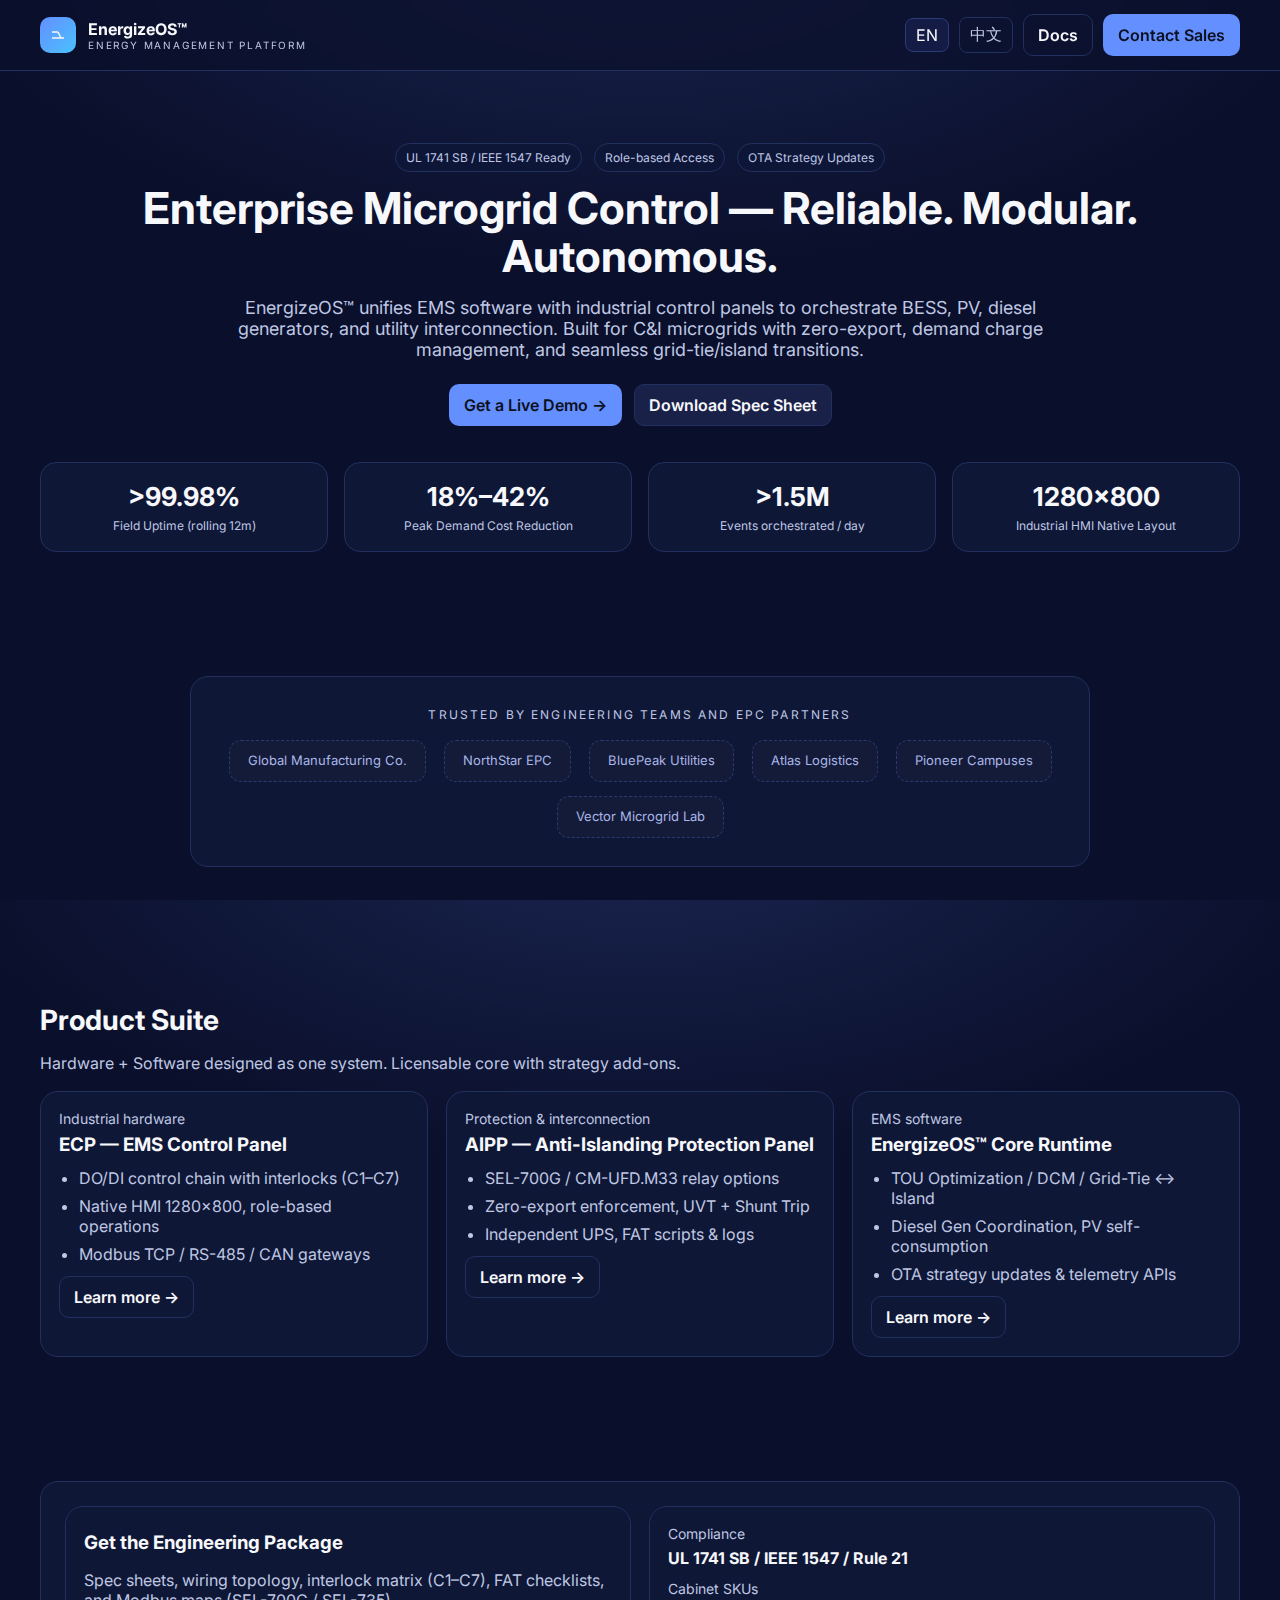
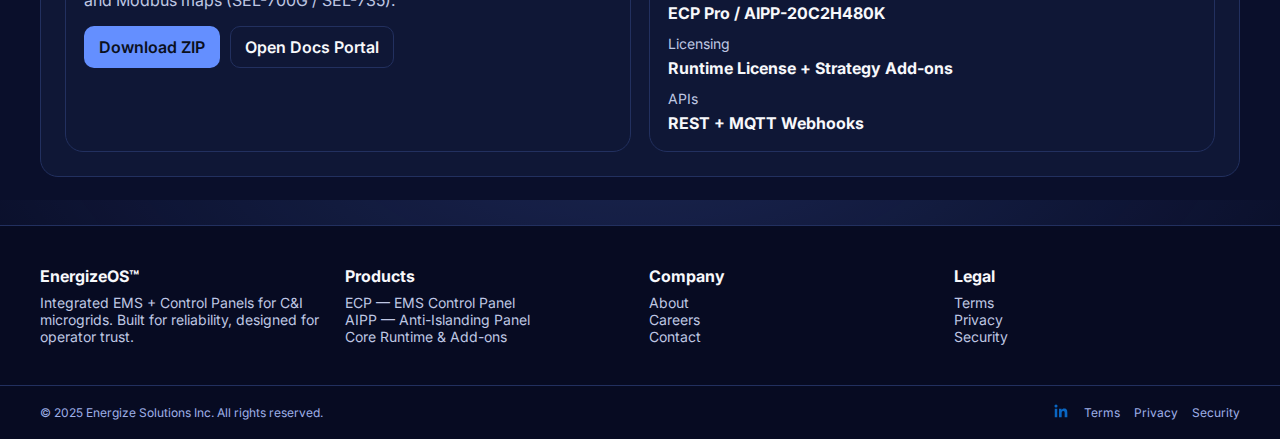
<file: index.html>
<!DOCTYPE html>
<html lang="en">
<head>
  <meta charset="utf-8" />
  <meta name="viewport" content="width=device-width, initial-scale=1" />
  <title>EnergizeOS — Enterprise Microgrid Platform</title>
  <link rel="preconnect" href="https://fonts.googleapis.com">
  <link rel="preconnect" href="https://fonts.gstatic.com" crossorigin>
  <link href="https://fonts.googleapis.com/css2?family=Inter:wght@400;500;600;700&display=swap" rel="stylesheet">
  <link rel="stylesheet" href="/assets/style.css" />
</head>
<body>
<header>
  <div class="container nav">
    <div class="brand">
      <div class="logo" aria-label="EnergizeOS">
        <svg viewBox="0 0 24 24" fill="none" stroke="currentColor" stroke-width="2"><path d="M4 8h8M4 16h16M12 8l4 8"/></svg>
      </div>
      <div>
        <div style="font-weight:700">EnergizeOS™</div>
        <div style="font-size:10px;letter-spacing:.18em;color:var(--ink-2);text-transform:uppercase">Energy Management Platform</div>
      </div>
    </div>
    <nav class="nav-links" aria-label="Primary">
      <a href="/#products" data-i18n="nav_products">Products</a>
      <a href="/#solutions" data-i18n="nav_solutions">Solutions</a>
      <a href="/#platform" data-i18n="nav_platform">Platform</a>
      <a href="/#resources" data-i18n="nav_resources">Resources</a>
    </nav>
    <div class="nav-cta">
      <div class="lang" aria-label="Language">
        <a href="#" data-lang="en" class="active">EN</a>
        <a href="#" data-lang="zh">中文</a>
      </div>
      <a class="btn" href="https://docs.energizeos.com" target="_blank" rel="noopener">Docs</a>
      <a class="btn primary" href="/contact.html" id="cta-contact" data-i18n="cta_contact">Contact Sales</a>
    </div>
  </div>
</header>

<main>
  <section class="hero container" id="hero">
    <div style="text-align:center">
      <div class="pill" data-i18n="pill1">UL 1741 SB / IEEE 1547 Ready</div>
      <div class="pill" style="margin-left:8px" data-i18n="pill2">Role-based Access</div>
      <div class="pill" style="margin-left:8px" data-i18n="pill3">OTA Strategy Updates</div>
      <h1 data-i18n="h1">Enterprise Microgrid Control — Reliable. Modular. Autonomous.</h1>
      <p class="lead" data-i18n="lead">
        EnergizeOS™ unifies EMS software with industrial control panels to orchestrate BESS, PV, diesel generators, and utility interconnection. Built for C&I microgrids with zero-export, demand charge management, and seamless grid-tie/island transitions.
      </p>
      <div class="hero-actions">
        <a class="btn primary" href="https://viz.energizeos.com" target="_blank" rel="noopener" data-i18n="cta_demo">Get a Live Demo →</a>
        <a class="btn secondary" href="https://docs.energizeos.com" target="_blank" rel="noopener" data-i18n="cta_spec">Download Spec Sheet</a>
      </div>
    </div>
    <div class="kpi">
      <div class="card"><div class="k">&gt;99.98%</div><div class="l" data-i18n="kpi1">Field Uptime (rolling 12m)</div></div>
      <div class="card"><div class="k">18%–42%</div><div class="l" data-i18n="kpi2">Peak Demand Cost Reduction</div></div>
      <div class="card"><div class="k">&gt;1.5M</div><div class="l" data-i18n="kpi3">Events orchestrated / day</div></div>
      <div class="card"><div class="k">1280×800</div><div class="l" data-i18n="kpi4">Industrial HMI Native Layout</div></div>
    </div>
  </section>

  <!-- Trusted -->
  <section class="section">
    <div class="container trusted-box">
      <div class="trusted-title" data-i18n="trusted">
        Trusted by engineering teams and EPC partners
      </div>
      <div class="logos">
        <div>Global Manufacturing Co.</div>
        <div>NorthStar EPC</div>
        <div>BluePeak Utilities</div>
        <div>Atlas Logistics</div>
        <div>Pioneer Campuses</div>
        <div>Vector Microgrid Lab</div>
      </div>
    </div>
  </section>

  <section class="section container" id="products">
    <h2 data-i18n="prod_h2">Product Suite</h2>
    <p class="muted" data-i18n="prod_p">Hardware + Software designed as one system. Licensable core with strategy add-ons.</p>
    <div class="product-grid">
      <div class="card">
        <div class="fsmall" data-i18n="ecp_cat">Industrial hardware</div>
        <h3 data-i18n="ecp_title">ECP — EMS Control Panel</h3>
        <ul>
          <li data-i18n="ecp_b1">DO/DI control chain with interlocks (C1–C7)</li>
          <li data-i18n="ecp_b2">Native HMI 1280×800, role-based operations</li>
          <li data-i18n="ecp_b3">Modbus TCP / RS-485 / CAN gateways</li>
        </ul>
        <a class="btn" href="/products/ecp.html" data-i18n="lm">Learn more →</a>
      </div>
      <div class="card">
        <div class="fsmall" data-i18n="aipp_cat">Protection & interconnection</div>
        <h3 data-i18n="aipp_title">AIPP — Anti-Islanding Protection Panel</h3>
        <ul>
          <li data-i18n="aipp_b1">SEL-700G / CM-UFD.M33 relay options</li>
          <li data-i18n="aipp_b2">Zero-export enforcement, UVT + Shunt Trip</li>
          <li data-i18n="aipp_b3">Independent UPS, FAT scripts & logs</li>
        </ul>
        <a class="btn" href="/products/aipp.html" data-i18n="lm">Learn more →</a>
      </div>
      <div class="card">
        <div class="fsmall" data-i18n="core_cat">EMS software</div>
        <h3 data-i18n="core_title">EnergizeOS™ Core Runtime</h3>
        <ul>
          <li data-i18n="core_b1">TOU Optimization / DCM / Grid-Tie ↔ Island</li>
          <li data-i18n="core_b2">Diesel Gen Coordination, PV self-consumption</li>
          <li data-i18n="core_b3">OTA strategy updates & telemetry APIs</li>
        </ul>
        <a class="btn" href="/products/core-runtime.html" data-i18n="lm">Learn more →</a>
      </div>
    </div>
  </section>

  <!-- Resources / CTA wrapped in card -->
  <section class="section container" id="resources">
    <div class="cta-box">
      <div class="cta">
        <div class="card">
          <h3 data-i18n="pkg_h3">Get the Engineering Package</h3>
          <p class="muted" data-i18n="pkg_p">Spec sheets, wiring topology, interlock matrix (C1–C7), FAT checklists, and Modbus maps (SEL-700G / SEL-735).</p>
          <div style="margin-top:12px;display:flex;gap:10px;flex-wrap:wrap">
            <a class="btn primary" href="https://docs.energizeos.com" target="_blank" rel="noopener" data-i18n="pkg_zip">Download ZIP</a>
            <a class="btn" href="https://docs.energizeos.com" target="_blank" rel="noopener" data-i18n="pkg_portal">Open Docs Portal</a>
          </div>
        </div>
        <div class="card">
          <div class="fsmall" data-i18n="c1">Compliance</div>
          <div style="font-weight:700;margin-top:6px" data-i18n="c1v">UL 1741 SB / IEEE 1547 / Rule 21</div>
          <div class="fsmall" style="margin-top:12px" data-i18n="c2">Cabinet SKUs</div>
          <div style="font-weight:700;margin-top:6px" data-i18n="c2v">ECP Pro / AIPP-20C2H480K</div>
          <div class="fsmall" style="margin-top:12px" data-i18n="c3">Licensing</div>
          <div style="font-weight:700;margin-top:6px" data-i18n="c3v">Runtime License + Strategy Add-ons</div>
          <div class="fsmall" style="margin-top:12px" data-i18n="c4">APIs</div>
          <div style="font-weight:700;margin-top:6px" data-i18n="c4v">REST + MQTT Webhooks</div>
        </div>
      </div>
    </div>
  </section>
</main>

<footer>
  <div class="container fgrid">
    <div>
      <div class="ftitle">EnergizeOS™</div>
      <div class="fsmall" data-i18n="f_desc">Integrated EMS + Control Panels for C&I microgrids. Built for reliability, designed for operator trust.</div>
    </div>
    <div>
      <div class="ftitle" data-i18n="f_products">Products</div>
      <div class="fsmall"><a href="/products/ecp.html" data-i18n="f_ecp">ECP — EMS Control Panel</a></div>
      <div class="fsmall"><a href="/products/aipp.html" data-i18n="f_aipp">AIPP — Anti-Islanding Panel</a></div>
      <div class="fsmall"><a href="/products/core-runtime.html" data-i18n="f_core">Core Runtime & Add-ons</a></div>
    </div>
    <div>
      <div class="ftitle" data-i18n="f_company">Company</div>
      <div class="fsmall"><a href="/about.html" data-i18n="f_about">About</a></div>
      <div class="fsmall"><a href="/careers.html" data-i18n="f_careers">Careers</a></div>
      <div class="fsmall"><a href="/contact.html" data-i18n="f_contact">Contact</a></div>
    </div>
    <div>
      <div class="ftitle" data-i18n="f_legal">Legal</div>
      <div class="fsmall"><a href="/legal/terms.html" data-i18n="f_terms">Terms</a></div>
      <div class="fsmall"><a href="/legal/privacy.html" data-i18n="f_privacy">Privacy</a></div>
      <div class="fsmall"><a href="/legal/security.html" data-i18n="f_security">Security</a></div>
    </div>
  </div>
  <div class="fbar">
    <div class="container frow">
      <div>© 2025 Energize Solutions Inc. All rights reserved.</div>
      <div style="display:flex;gap:14px;align-items:center">
        <a href="https://www.linkedin.com/in/gongtiejing" target="_blank" rel="noopener" aria-label="LinkedIn">
          <svg width="18" height="18" viewBox="0 0 24 24" fill="currentColor" style="color:#0a66c2"><path d="M20.447 20.452h-3.554v-5.569c0-1.328-.027-3.037-1.852-3.037-1.853 0-2.135 1.447-2.135 2.944v5.662H9.353V9h3.414v1.561h.049c.476-.9 1.637-1.852 3.37-1.852 3.602 0 4.267 2.371 4.267 5.458v6.285zM5.337 7.433a2.062 2.062 0 1 1 0-4.124 2.062 2.062 0 0 1 0 4.124zM6.999 20.452H3.672V9h3.327v11.452z"/></svg>
        </a>
        <a href="/legal/terms.html" data-i18n="f_terms">Terms</a>
        <a href="/legal/privacy.html" data-i18n="f_privacy">Privacy</a>
        <a href="/legal/security.html" data-i18n="f_security">Security</a>
      </div>
    </div>
  </div>
</footer>
<script src="/assets/script.js"></script>
</body>
</html>
</file>
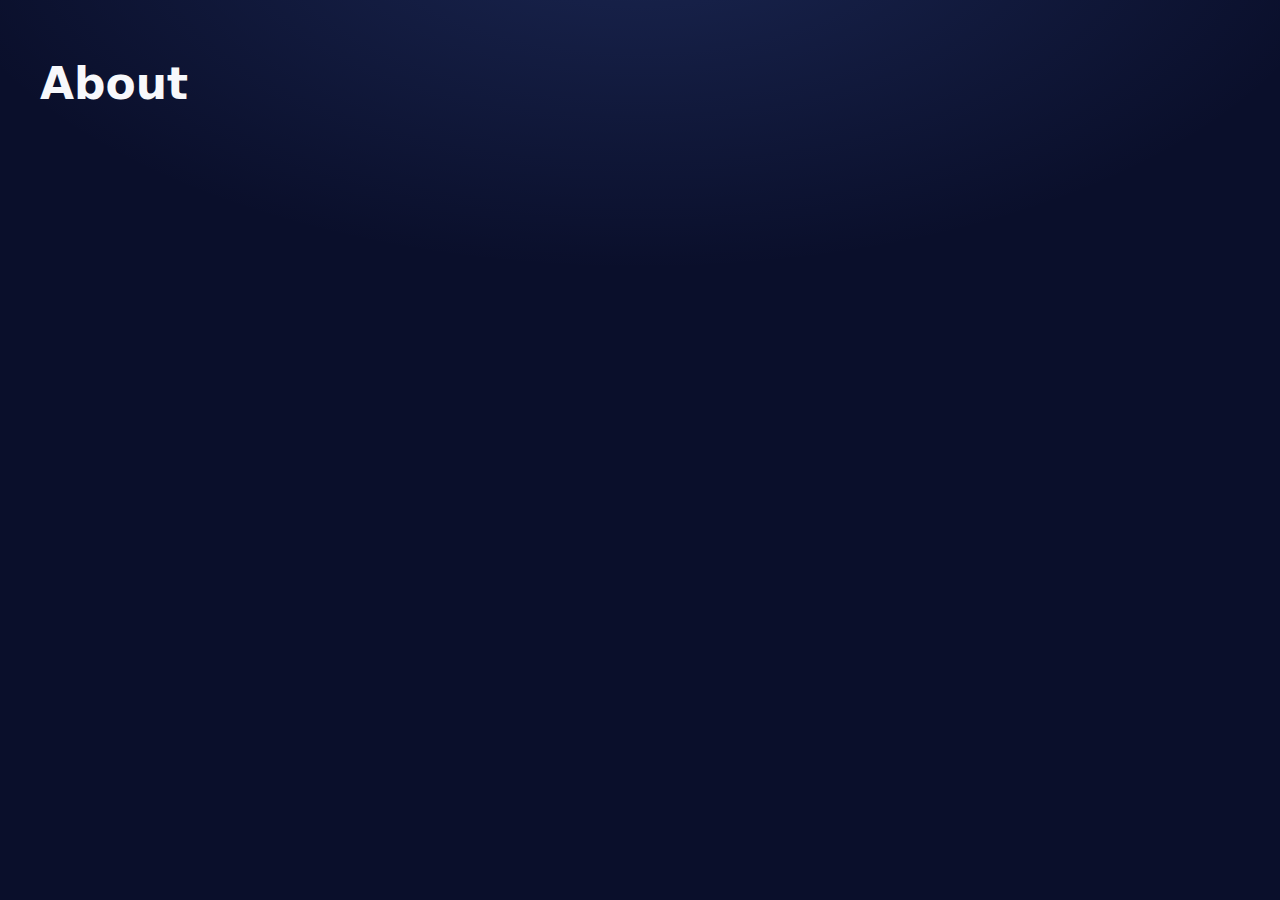
<file: about.html>
<!DOCTYPE html><html lang='en'><head><meta charset='utf-8'><title>About</title><link rel='stylesheet' href='/assets/style.css'></head><body><div class='container section'><h1>About</h1></div><script src='/assets/script.js'></script></body></html>
</file>
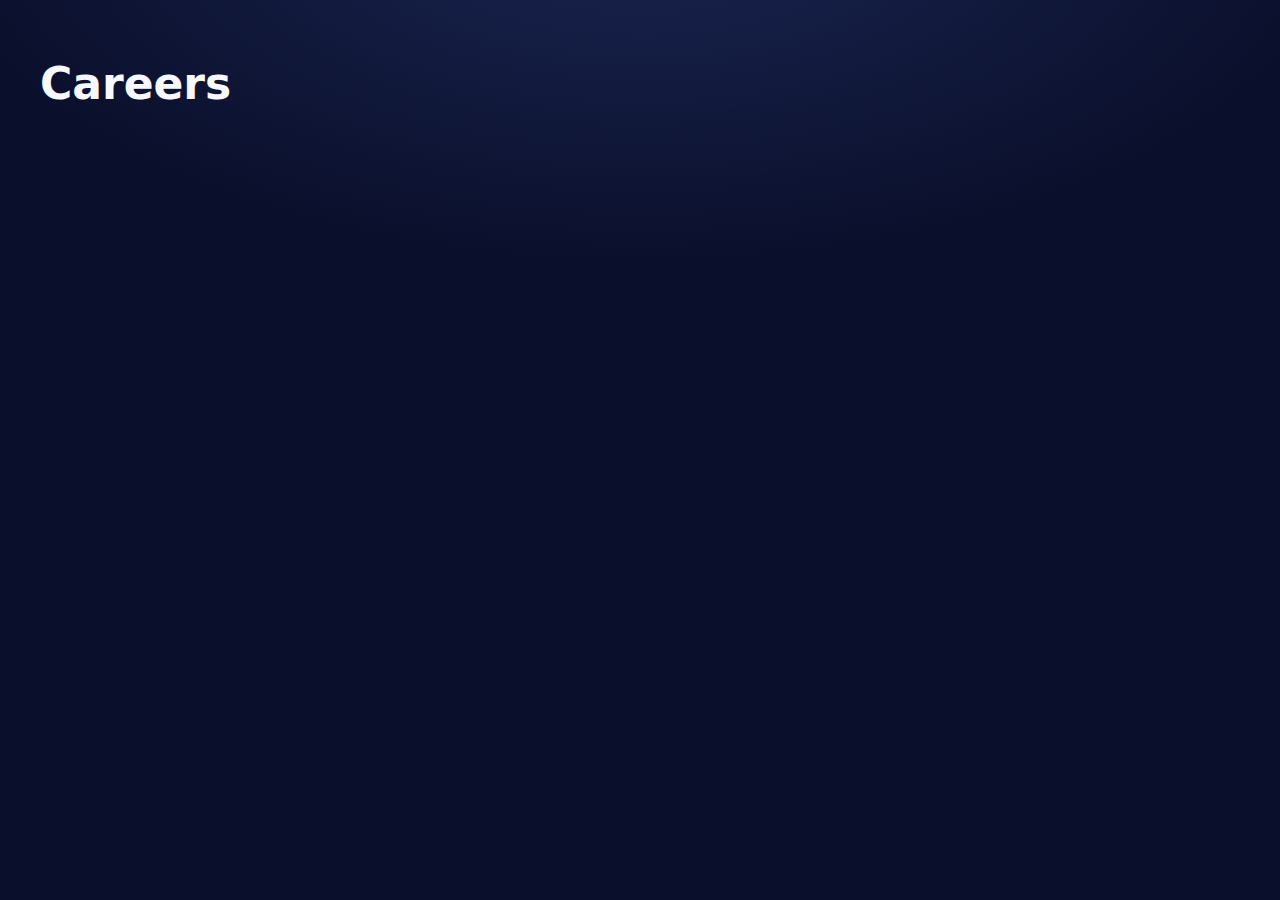
<file: careers.html>
<!DOCTYPE html><html lang='en'><head><meta charset='utf-8'><title>Careers</title><link rel='stylesheet' href='/assets/style.css'></head><body><div class='container section'><h1>Careers</h1></div><script src='/assets/script.js'></script></body></html>
</file>
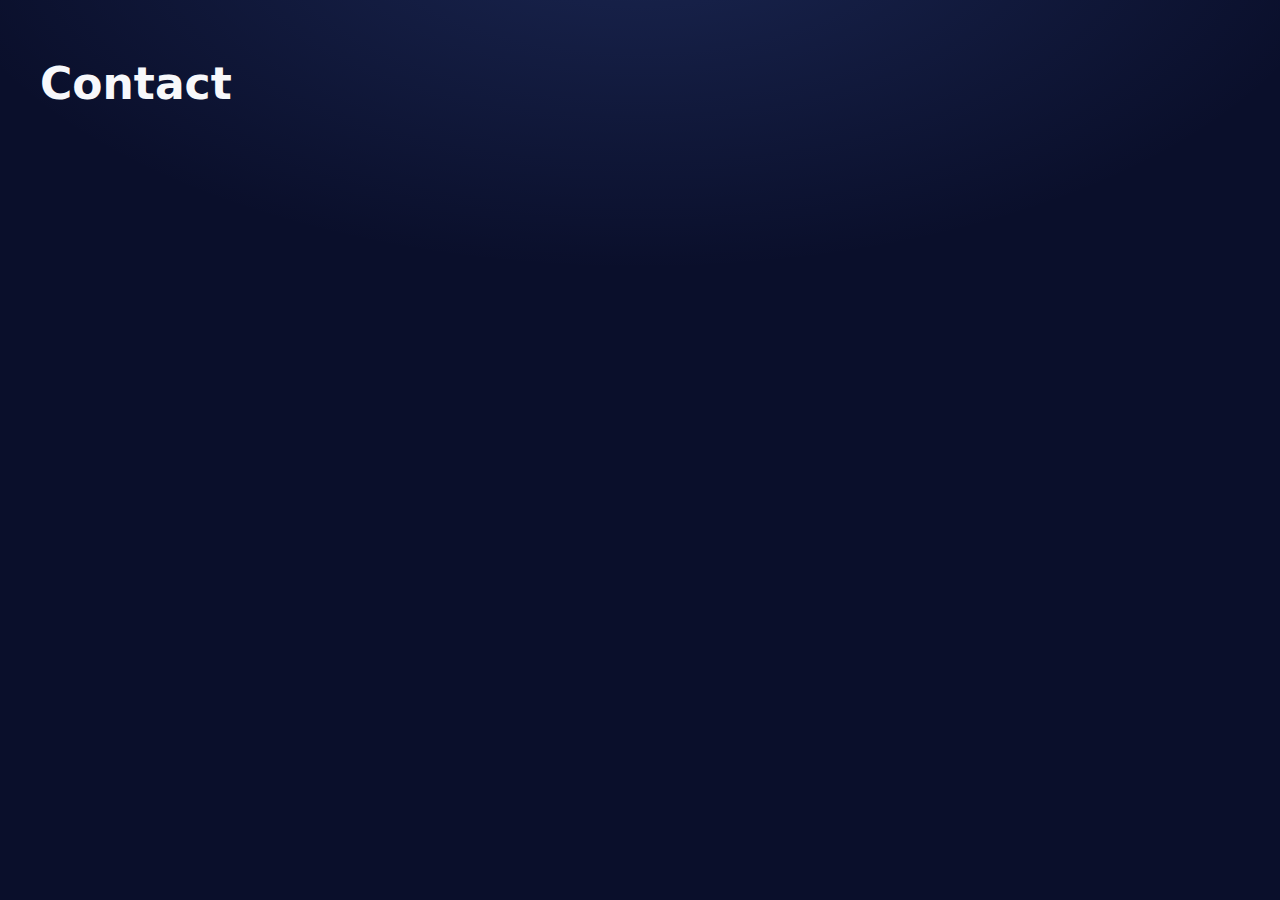
<file: contact.html>
<!DOCTYPE html><html lang='en'><head><meta charset='utf-8'><title>Contact</title><link rel='stylesheet' href='/assets/style.css'></head><body><div class='container section'><h1>Contact</h1></div><script src='/assets/script.js'></script></body></html>
</file>
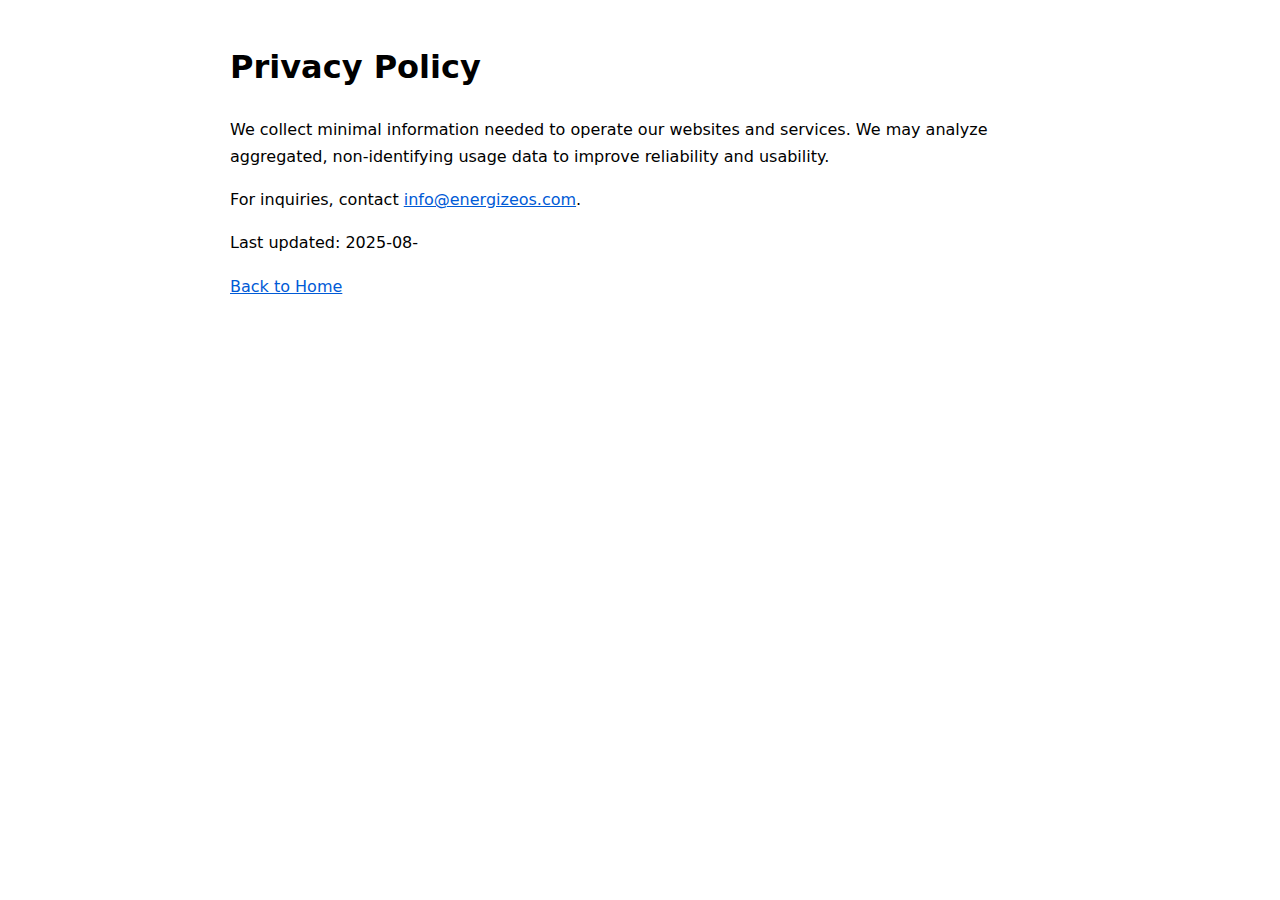
<file: privacy.html>
<!doctype html>
<html lang="en"><head>
<meta charset="utf-8" /><meta name="viewport" content="width=device-width,initial-scale=1" />
<title>Privacy Policy — EnergizeOS</title>
<style>body{max-width:820px;margin:40px auto;font:16px/1.7 system-ui}a{color:#005ad6}</style>
</head><body>
<h1>Privacy Policy</h1>
<p>We collect minimal information needed to operate our websites and services. We may analyze aggregated, non-identifying usage data to improve reliability and usability.</p>
<p>For inquiries, contact <a href="mailto:info@energizeos.com">info@energizeos.com</a>.</p>
<p>Last updated: 2025-08-</p>
<p><a href="/">Back to Home</a></p>
</body></html>
</file>
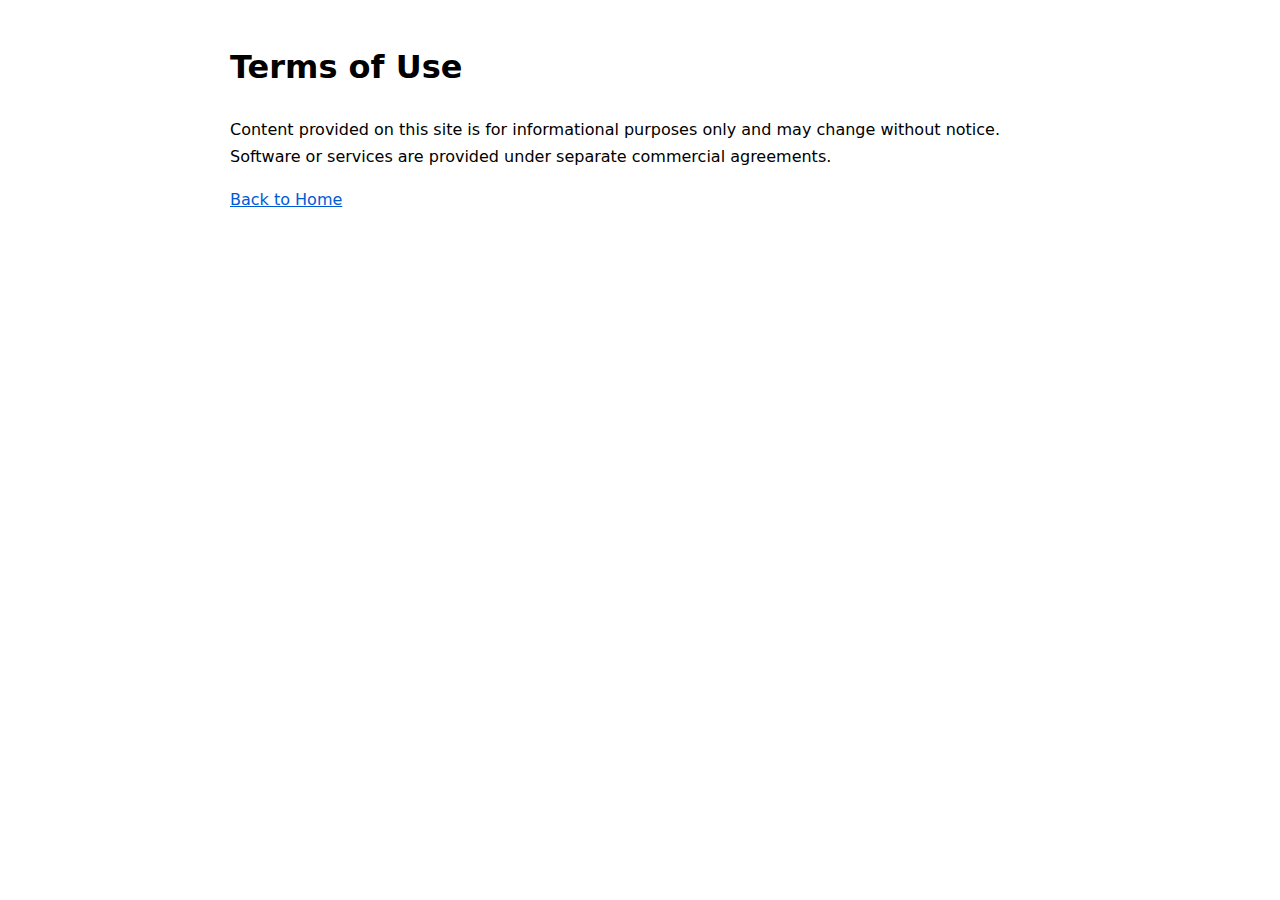
<file: terms.html>
<!doctype html>
<html lang="en"><head>
<meta charset="utf-8" /><meta name="viewport" content="width=device-width,initial-scale=1" />
<title>Terms of Use — EnergizeOS</title>
<style>body{max-width:820px;margin:40px auto;font:16px/1.7 system-ui}a{color:#005ad6}</style>
</head><body>
<h1>Terms of Use</h1>
<p>Content provided on this site is for informational purposes only and may change without notice. Software or services are provided under separate commercial agreements.</p>
<p><a href="/">Back to Home</a></p>
</body></html>
</file>
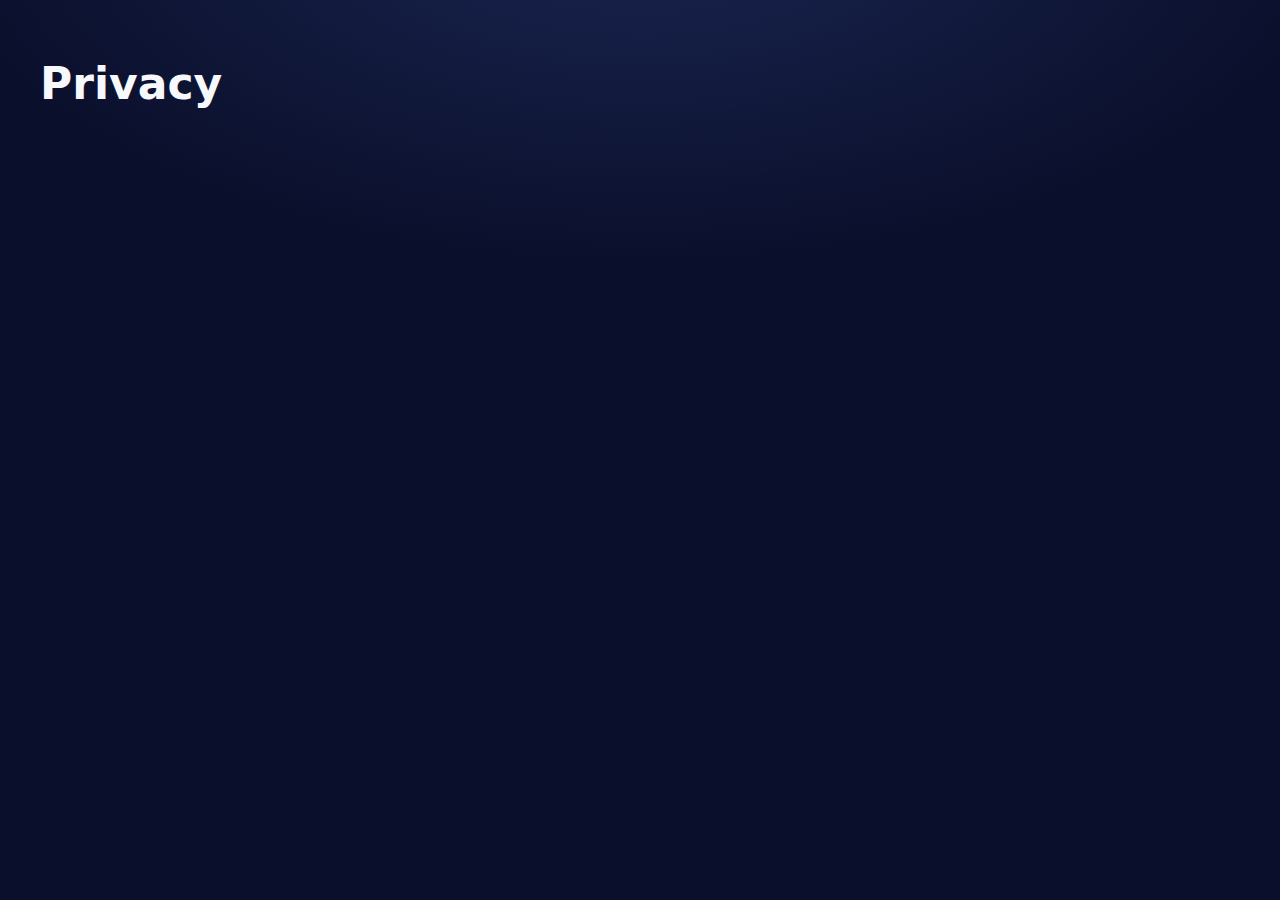
<file: legal/privacy.html>
<!DOCTYPE html><html lang='en'><head><meta charset='utf-8'><title>Privacy</title><link rel='stylesheet' href='/assets/style.css'></head><body><div class='container section'><h1>Privacy</h1></div></body></html>
</file>
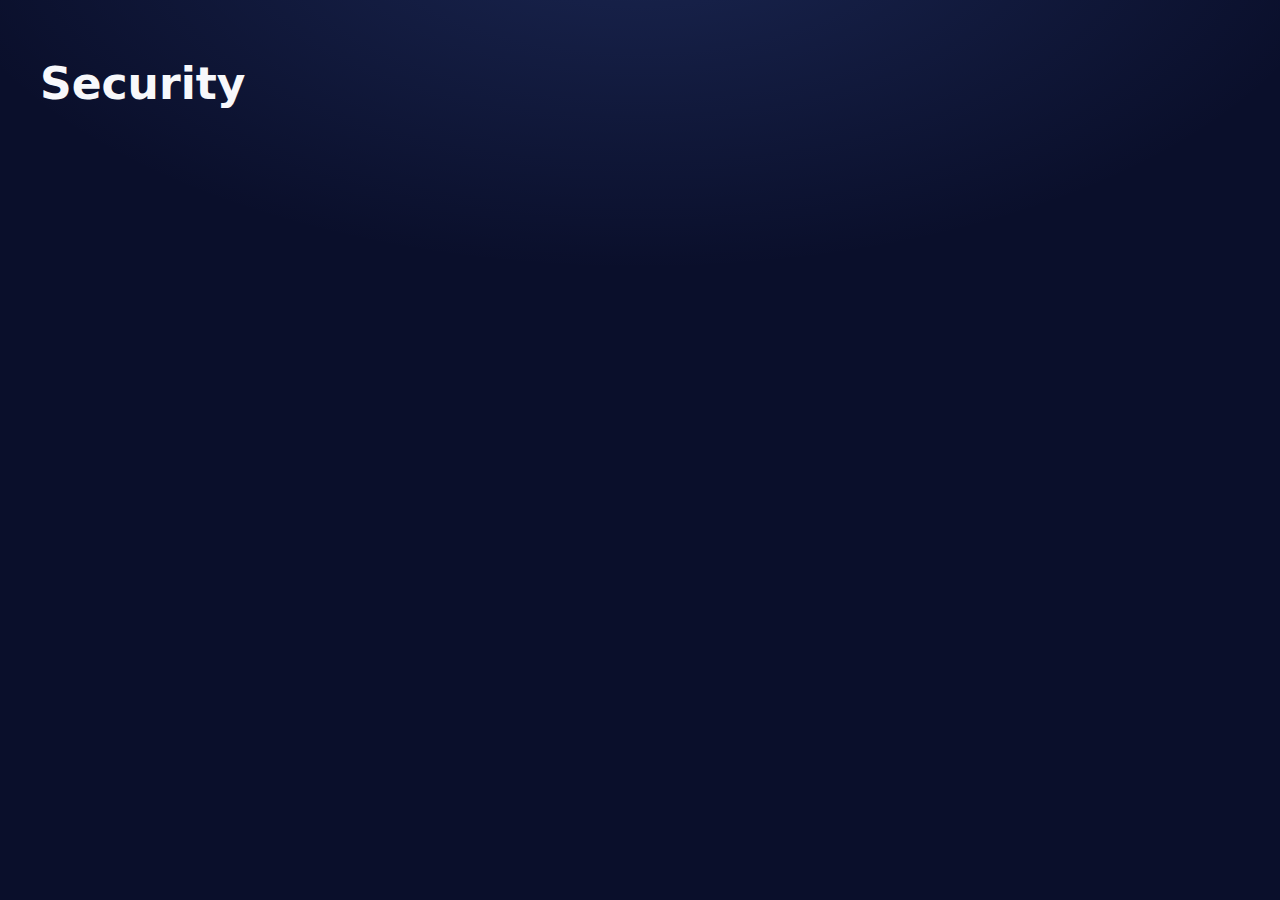
<file: legal/security.html>
<!DOCTYPE html><html lang='en'><head><meta charset='utf-8'><title>Security</title><link rel='stylesheet' href='/assets/style.css'></head><body><div class='container section'><h1>Security</h1></div></body></html>
</file>
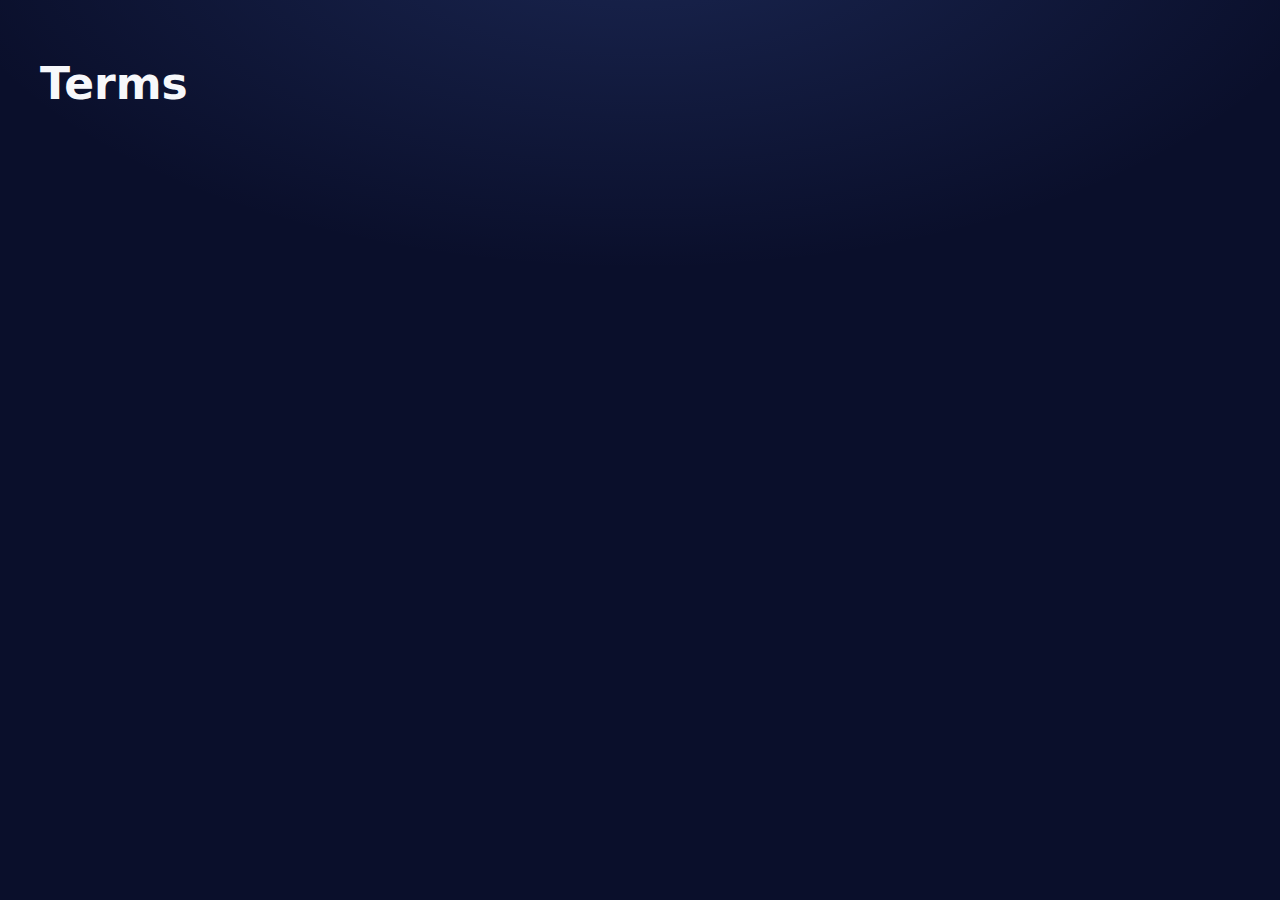
<file: legal/terms.html>
<!DOCTYPE html><html lang='en'><head><meta charset='utf-8'><title>Terms</title><link rel='stylesheet' href='/assets/style.css'></head><body><div class='container section'><h1>Terms</h1></div></body></html>
</file>
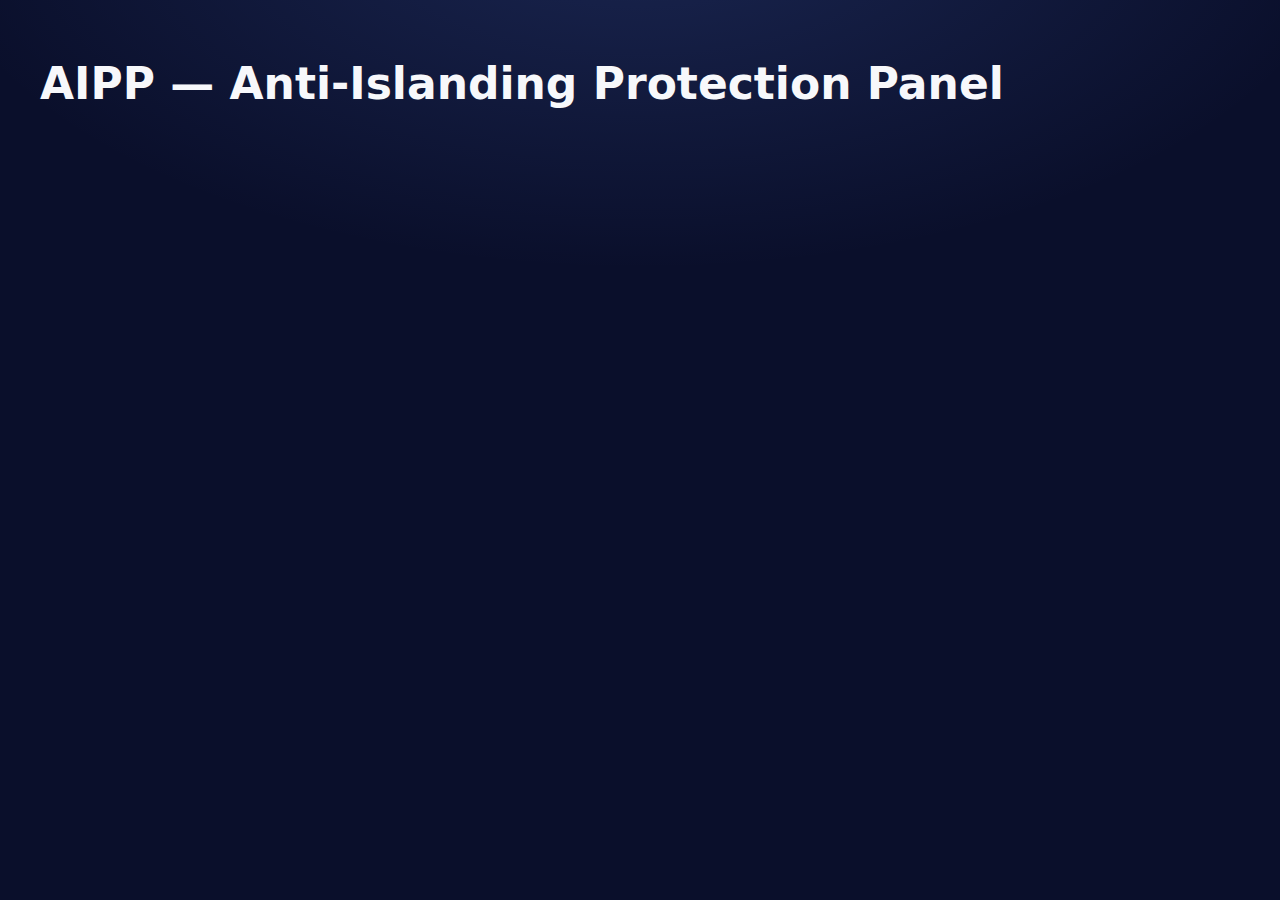
<file: products/aipp.html>
<!DOCTYPE html><html lang='en'><head><meta charset='utf-8'><title>AIPP — Anti-Islanding Protection Panel</title><link rel='stylesheet' href='/assets/style.css'></head><body><div class='container section'><h1>AIPP — Anti-Islanding Protection Panel</h1></div></body></html>
</file>
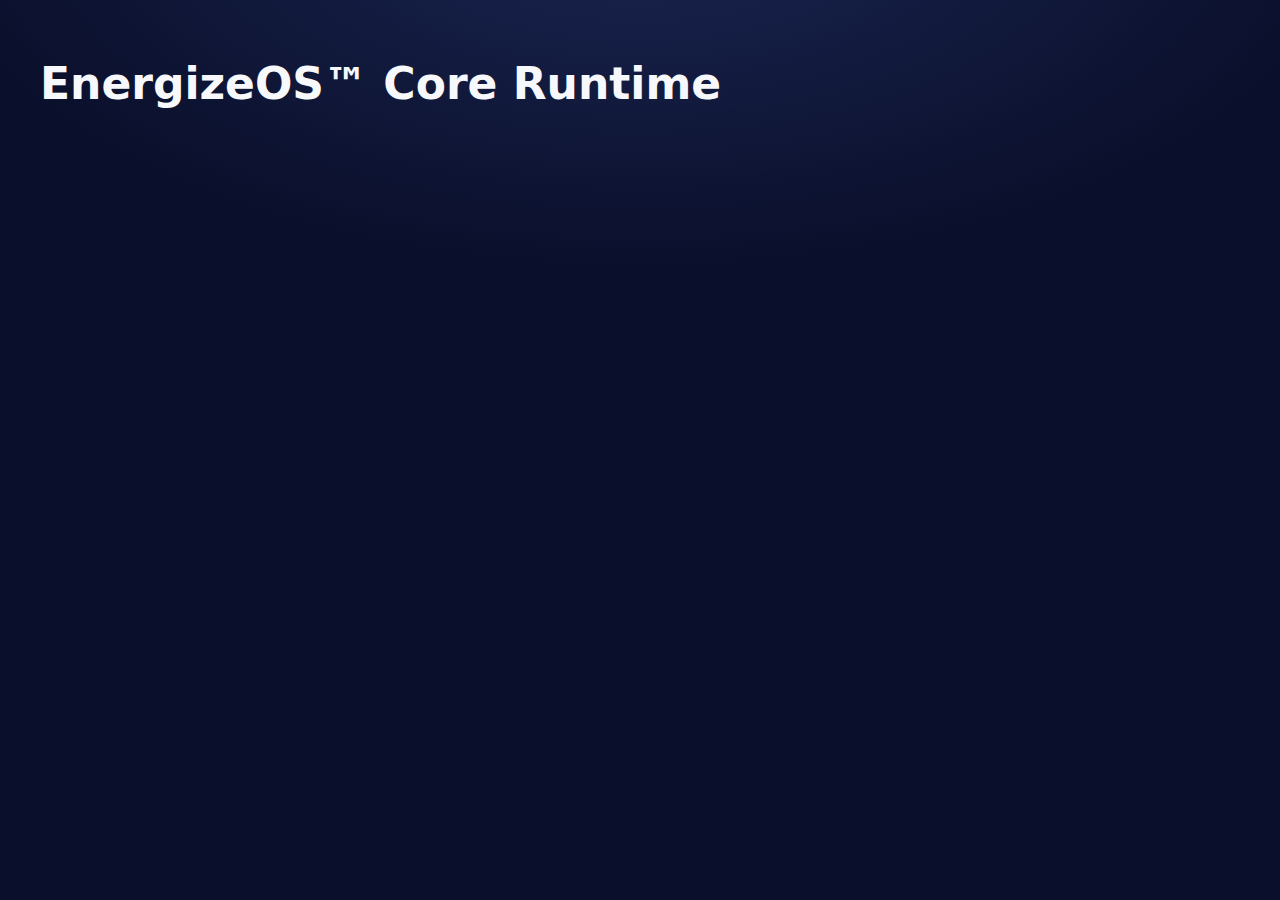
<file: products/core-runtime.html>
<!DOCTYPE html><html lang='en'><head><meta charset='utf-8'><title>EnergizeOS Core Runtime</title><link rel='stylesheet' href='/assets/style.css'></head><body><div class='container section'><h1>EnergizeOS™ Core Runtime</h1></div></body></html>
</file>
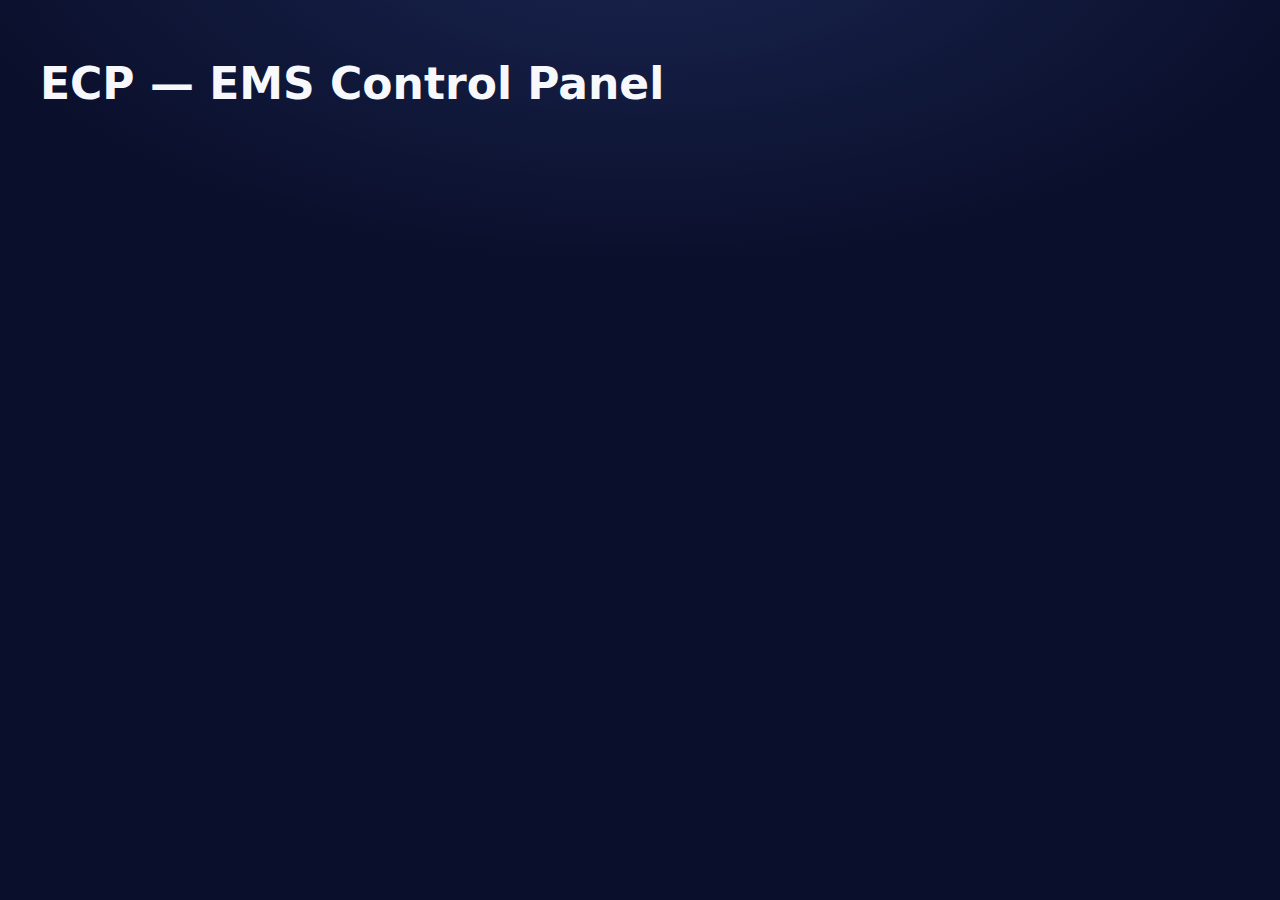
<file: products/ecp.html>
<!DOCTYPE html><html lang='en'><head><meta charset='utf-8'><title>ECP — EMS Control Panel</title><link rel='stylesheet' href='/assets/style.css'></head><body><div class='container section'><h1>ECP — EMS Control Panel</h1></div></body></html>
</file>
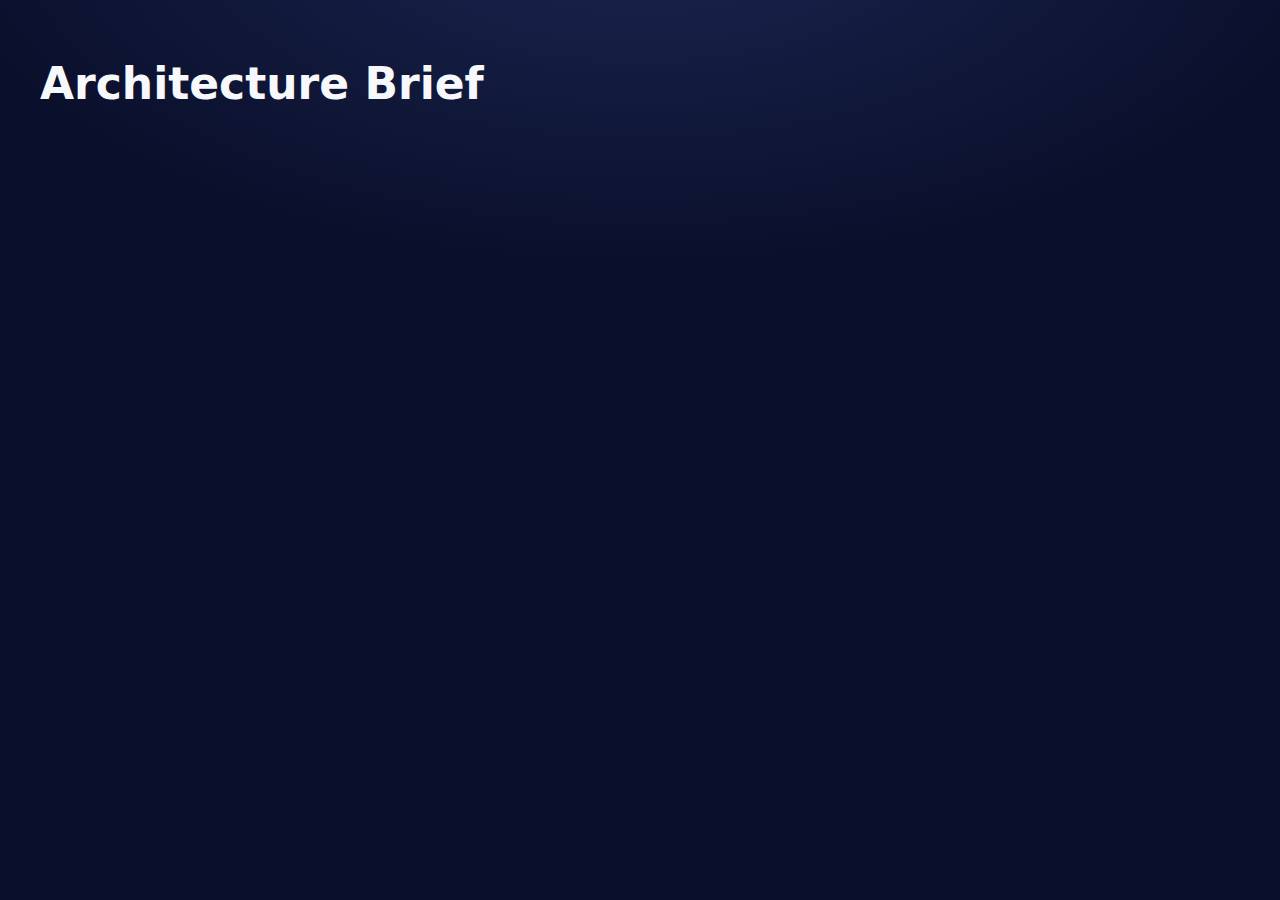
<file: resources/architecture-brief.html>
<!DOCTYPE html><html lang='en'><head><meta charset='utf-8'><title>Architecture Brief</title><link rel='stylesheet' href='/assets/style.css'></head><body><div class='container section'><h1>Architecture Brief</h1></div></body></html>
</file>
<file: assets/style.css>
:root{
  --bg:#0a0f2b; --bg-2:#101638; --ink:#f7f8fb; --ink-2:#bfc7e3;
  --accent:#648fff; --line:#22305f; --card:#0f1736;
}
*{box-sizing:border-box}
html,body{height:100%}
body{
  margin:0;
  font-family:Inter,system-ui,-apple-system,Segoe UI,Roboto,Helvetica,Arial,sans-serif;
  background:radial-gradient(1200px 600px at 50% -10%, rgba(100,143,255,.18), transparent 60%), var(--bg);
  color:var(--ink)
}
a{color:inherit;text-decoration:none}
.container{max-width:1200px;margin:0 auto;padding:0 24px}
header{position:sticky;top:0;z-index:30;background:rgba(10,15,43,.7);backdrop-filter:blur(10px);border-bottom:1px solid var(--line)}
.nav{display:flex;align-items:center;justify-content:space-between;padding:14px 0}
.brand{display:flex;gap:12px;align-items:center}
.logo{width:36px;height:36px;border-radius:10px;background:linear-gradient(135deg,var(--accent),#4ac1ff);display:grid;place-items:center}
.logo svg{width:18px;height:18px}
.nav-links{display:none;gap:24px}
.nav-cta{display:flex;gap:10px;align-items:center}
.btn{display:inline-flex;align-items:center;gap:8px;border:1px solid var(--line);background:transparent;color:var(--ink);padding:10px 14px;border-radius:10px;font-weight:600}
.btn.primary{background:var(--accent);border-color:transparent;color:#0b1020}
.btn.secondary{background:#1a2148}
.pill{display:inline-flex;gap:8px;align-items:center;border:1px solid var(--line);background:#0e1638;padding:6px 10px;border-radius:999px;color:var(--ink-2);font-size:12px}
.grid{display:grid;gap:24px}
.hero{padding:72px 0 36px}
h1{font-size:44px;line-height:1.1;margin:12px 0 0}
.lead{color:var(--ink-2);max-width:820px;margin:16px auto 0;font-size:18px}
.hero-actions{margin-top:24px;display:flex;gap:12px;flex-wrap:wrap;justify-content:center}

/* KPI */
.kpi{display:grid;grid-template-columns:repeat(4,1fr);gap:16px;margin-top:36px}
.kpi .card{background:var(--card);border:1px solid var(--line);padding:18px;border-radius:16px;text-align:center}
.kpi .k{font-size:26px;font-weight:700}
.kpi .l{font-size:12px;color:var(--ink-2);margin-top:6px}

.band{background:var(--bg-2);border-top:1px solid var(--line);border-bottom:1px solid var(--line);padding:28px 0;margin:28px 0}

.section{padding:48px 0}
.section h2{font-size:28px;margin:0 0 8px}
.muted{color:var(--ink-2)}
.product-grid{display:grid;grid-template-columns:repeat(3,1fr);gap:18px;margin-top:18px}
.card{background:var(--card);border:1px solid var(--line);border-radius:18px;padding:18px}
.card h3{margin:6px 0 0}
.card ul{padding-left:20px;margin:12px 0;color:var(--ink-2)}
.card li{margin:8px 0}
.two-col{display:grid;grid-template-columns:1.2fr .8fr;gap:24px}
.stat-box{background:linear-gradient(135deg,rgba(100,143,255,.08),rgba(74,193,255,.08));border:1px solid var(--line);border-radius:18px;padding:18px}
.stat-grid{display:grid;grid-template-columns:repeat(2,1fr);gap:14px}
.s{background:#111948;border:1px solid var(--line);border-radius:14px;padding:14px;text-align:center}
.s .k{font-weight:700}
.cta{display:grid;grid-template-columns:1fr 1fr;gap:18px}

footer{border-top:1px solid var(--line);background:#070b22}
.fgrid{display:grid;grid-template-columns:repeat(4,1fr);gap:18px;padding:40px 0}
.ftitle{font-weight:700;margin-bottom:8px}
.fsmall{color:var(--ink-2);font-size:14px}
.fbar{border-top:1px solid var(--line)}
.frow{display:flex;align-items:center;justify-content:space-between;gap:12px;padding:16px 0;color:#9fb0e8;font-size:12px}
.lang{display:flex;gap:10px;align-items:center}
.lang a{padding:6px 10px;border-radius:8px;border:1px solid var(--line);color:var(--ink-2)}
.lang a.active{background:#141c46;color:var(--ink);border-color:#2b3b78}

:root.light {
  --bg:#ffffff; --bg-2:#f6f8fb; --ink:#111; --ink-2:#333;
  --accent:#648fff; --line:#ddd; --card:#f9f9f9;
}

/* Trusted centered card */
.trusted-box{
  background: var(--card);
  border: 1px solid var(--line);
  border-radius: 18px;
  padding: 28px 32px;
  margin: 40px auto;
  max-width: 900px;
  text-align: center;
}
.trusted-title{
  text-align:center;
  font-size:12px;
  letter-spacing:.18em;
  text-transform:uppercase;
  color:var(--ink-2);
  margin:2px 0 18px;
}
.trusted-box .logos{
  display:flex;
  flex-wrap:wrap;
  gap:14px 18px;
  justify-content:center;
}
.trusted-box .logos div{
  padding:10px 18px;
  border-radius:12px;
  background:rgba(255,255,255,.02);
  border:1px dashed #2a3970;
  color:#aab6e6;
  font-size:13px;
  white-space:nowrap;
  line-height:1;
  height:42px; display:flex; align-items:center;
}

/* CTA section wrapped in card like Trusted */
.cta-box{
  background: var(--card);
  border: 1px solid var(--line);
  border-radius: 18px;
  padding: 24px;
  margin: 28px auto 0;
  max-width: 1200px;
}

@media (max-width:960px){
  .nav-links{display:none}
  .kpi{grid-template-columns:repeat(2,1fr)}
  .product-grid{grid-template-columns:1fr}
  .two-col{grid-template-columns:1fr}
  .cta{grid-template-columns:1fr}
  .fgrid{grid-template-columns:1fr 1fr}
  .trusted-box{ padding:22px; max-width:92%; }
  .cta-box{ padding:18px; }
}
@media (max-width:560px){
  .kpi{grid-template-columns:1fr}
  .fgrid{grid-template-columns:1fr}
  h1{font-size:34px}
}
</file>
